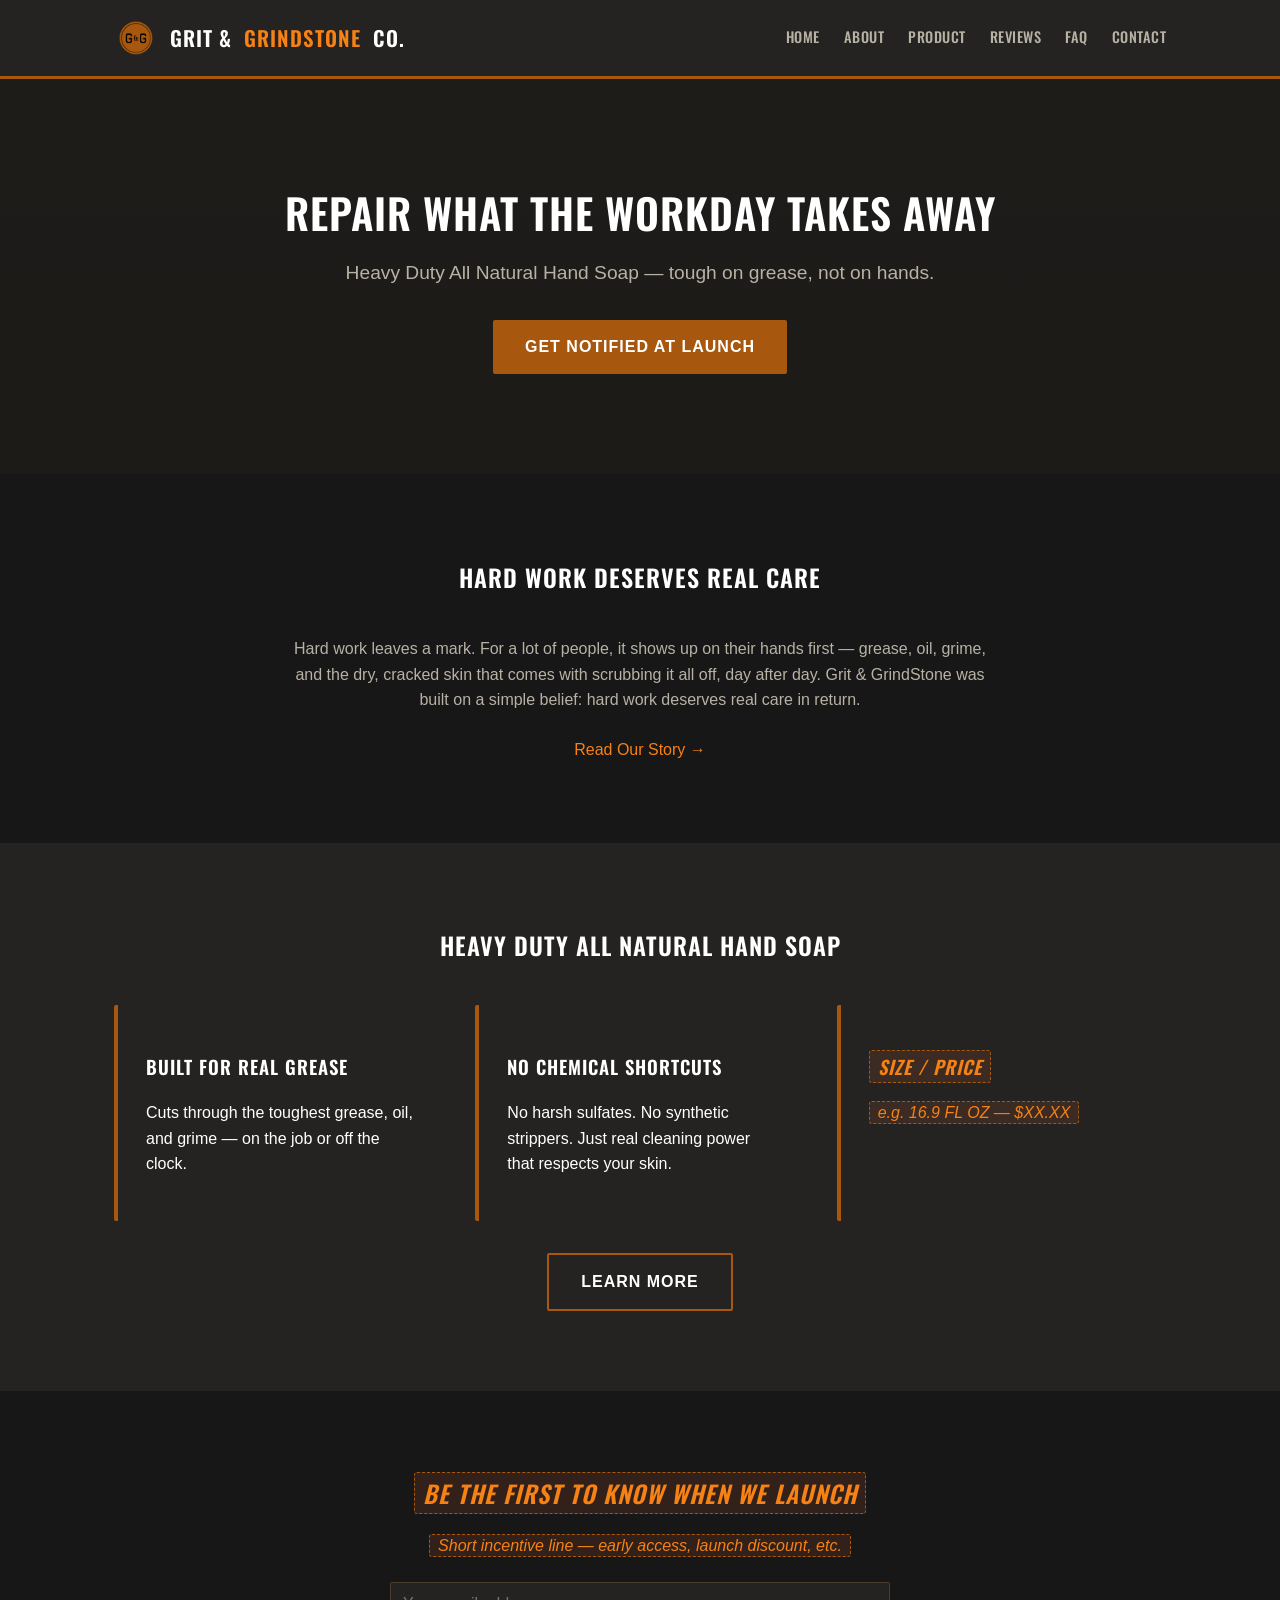
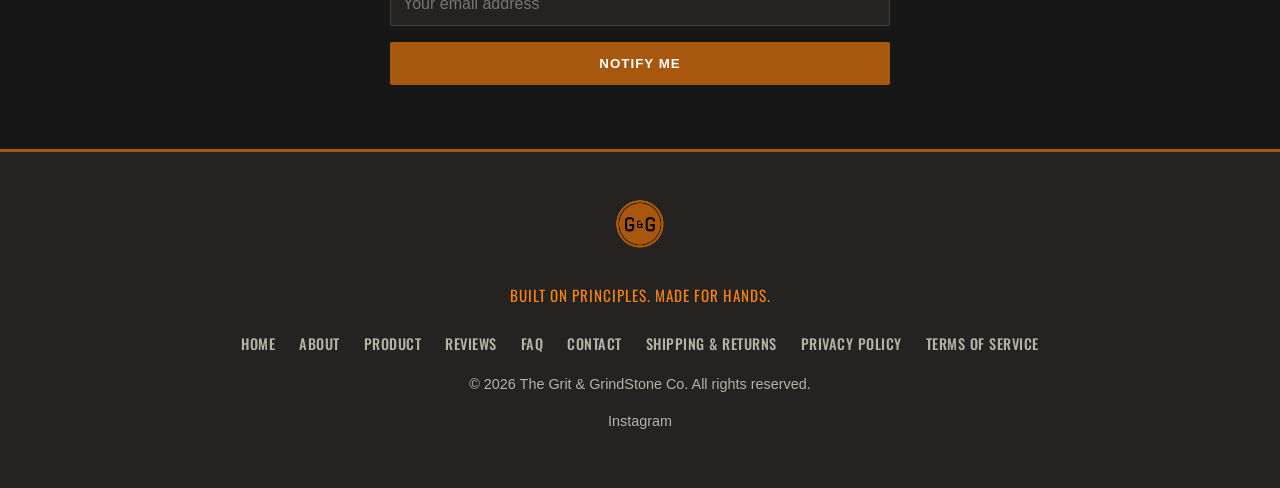
<file: index.html>
<!DOCTYPE html>
<html lang="en">
<head>
<meta charset="UTF-8">
<meta name="viewport" content="width=device-width, initial-scale=1.0">
<title>Grit & GrindStone Co. | Heavy Duty All Natural Hand Soap</title>
<meta name="description" content="Heavy Duty All Natural Hand Soap — tough on grease, not on hands.">
<link rel="stylesheet" href="css/style.css">
</head>
<body>

<header>
  <div class="nav-wrap">
    <a href="index.html" class="logo">
      <img src="assets/logo-badge.png" alt="Grit &amp; GrindStone Co. badge" class="logo-badge">
      Grit &amp; <span class="accent">GrindStone</span> Co.
    </a>
    <button class="nav-toggle" onclick="document.getElementById('site-nav').classList.toggle('open')" aria-label="Toggle navigation">&#9776;</button>
    <nav id="site-nav">
      <ul>
        <li><a href="index.html">Home</a></li>
        <li><a href="about.html">About</a></li>
        <li><a href="product.html">Product</a></li>
        <li><a href="reviews.html">Reviews</a></li>
        <li><a href="faq.html">FAQ</a></li>
        <li><a href="contact.html">Contact</a></li>
      </ul>
    </nav>
  </div>
</header>

<section class="hero">
  <h1>Repair What the Workday Takes Away</h1>
  <p>Heavy Duty All Natural Hand Soap — tough on grease, not on hands.</p>
  <a href="contact.html" class="btn">Get Notified at Launch</a>
</section>

<section>
  <div class="container">
    <div class="section-title">
      <h2>Hard Work Deserves Real Care</h2>
    </div>
    <p style="max-width:700px;margin:0 auto;text-align:center;color:var(--gray-text);">
      Hard work leaves a mark. For a lot of people, it shows up on their hands first — grease, oil, grime, and the dry, cracked skin that comes with scrubbing it all off, day after day. Grit & GrindStone was built on a simple belief: hard work deserves real care in return.
    </p>
    <p style="text-align:center;margin-top:24px;"><a href="about.html">Read Our Story &rarr;</a></p>
  </div>
</section>

<section class="alt">
  <div class="container">
    <div class="section-title">
      <h2>Heavy Duty All Natural Hand Soap</h2>
    </div>
    <div class="grid">
      <div class="card">
        <h3>Built for Real Grease</h3>
        <p>Cuts through the toughest grease, oil, and grime — on the job or off the clock.</p>
      </div>
      <div class="card">
        <h3>No Chemical Shortcuts</h3>
        <p>No harsh sulfates. No synthetic strippers. Just real cleaning power that respects your skin.</p>
      </div>
      <div class="card">
        <h3><span class="placeholder">Size / Price</span></h3>
        <p><span class="placeholder">e.g. 16.9 FL OZ — $XX.XX</span></p>
      </div>
    </div>
    <p style="text-align:center;margin-top:32px;"><a href="product.html" class="btn btn-outline">Learn More</a></p>
  </div>
</section>

<section>
  <div class="container" style="text-align:center;">
    <h2><span class="placeholder">Be the First to Know When We Launch</span></h2>
    <p style="color:var(--gray-text);max-width:500px;margin:0 auto 24px;"><span class="placeholder">Short incentive line — early access, launch discount, etc.</span></p>
    <form name="launch-notify" method="POST" data-netlify="true" action="/thank-you.html" style="margin:0 auto;">
      <input type="hidden" name="form-name" value="launch-notify">
      <input type="email" name="email" placeholder="Your email address" required>
      <button type="submit" class="btn">Notify Me</button>
    </form>
  </div>
</section>

<footer>
  <img src="assets/logo-badge.png" alt="Grit &amp; GrindStone Co. badge" class="footer-badge">
  <p class="footer-tagline">Built on Principles. Made for Hands.</p>
  <nav>
    <ul>
      <li><a href="index.html">Home</a></li>
      <li><a href="about.html">About</a></li>
      <li><a href="product.html">Product</a></li>
      <li><a href="reviews.html">Reviews</a></li>
      <li><a href="faq.html">FAQ</a></li>
      <li><a href="contact.html">Contact</a></li>
      <li><a href="shipping-returns.html">Shipping &amp; Returns</a></li>
      <li><a href="privacy.html">Privacy Policy</a></li>
      <li><a href="terms.html">Terms of Service</a></li>
    </ul>
  </nav>
  <p>&copy; 2026 The Grit &amp; GrindStone Co. All rights reserved.</p>
  <p><a href="https://instagram.com/thegritandgrindstoneco" target="_blank" rel="noopener">Instagram</a></p>
</footer>

</body>
</html>
</file>
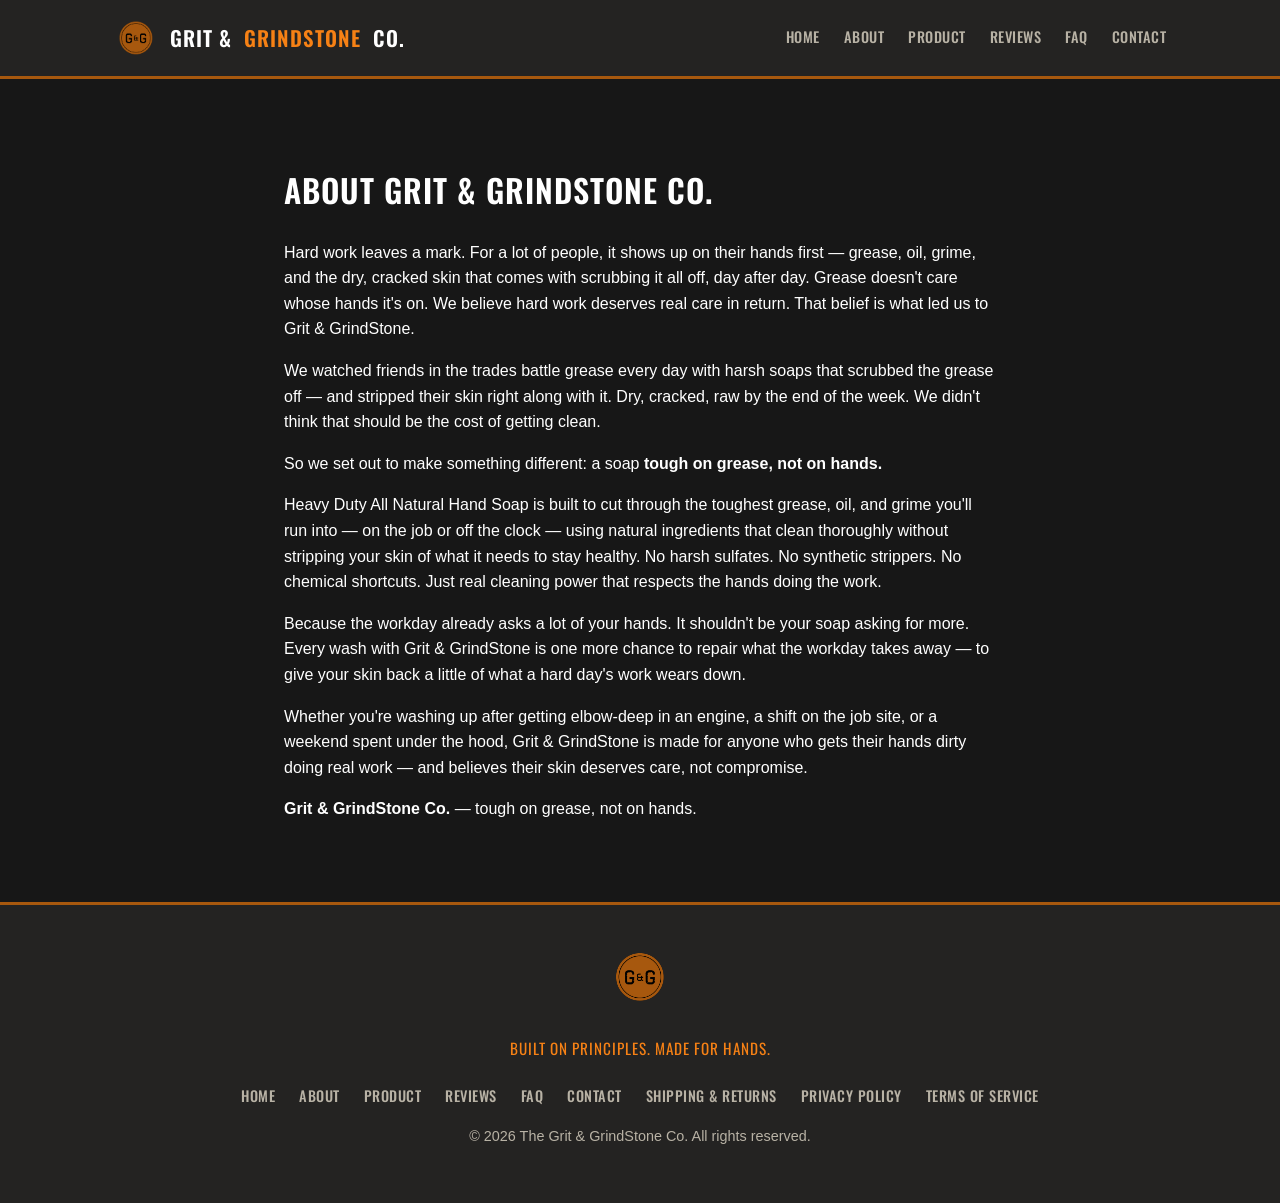
<file: about.html>
<!DOCTYPE html>
<html lang="en">
<head>
<meta charset="UTF-8">
<meta name="viewport" content="width=device-width, initial-scale=1.0">
<title>About | Grit & GrindStone Co.</title>
<link rel="stylesheet" href="css/style.css">
</head>
<body>

<header>
  <div class="nav-wrap">
    <a href="index.html" class="logo">
      <img src="assets/logo-badge.png" alt="Grit &amp; GrindStone Co. badge" class="logo-badge">
      Grit &amp; <span class="accent">GrindStone</span> Co.
    </a>
    <button class="nav-toggle" onclick="document.getElementById('site-nav').classList.toggle('open')" aria-label="Toggle navigation">&#9776;</button>
    <nav id="site-nav">
      <ul>
        <li><a href="index.html">Home</a></li>
        <li><a href="about.html">About</a></li>
        <li><a href="product.html">Product</a></li>
        <li><a href="reviews.html">Reviews</a></li>
        <li><a href="faq.html">FAQ</a></li>
        <li><a href="contact.html">Contact</a></li>
      </ul>
    </nav>
  </div>
</header>

<div class="page-content">
  <h1>About Grit &amp; GrindStone Co.</h1>

  <p>Hard work leaves a mark. For a lot of people, it shows up on their hands first — grease, oil, grime, and the dry, cracked skin that comes with scrubbing it all off, day after day. Grease doesn't care whose hands it's on. We believe hard work deserves real care in return. That belief is what led us to Grit &amp; GrindStone.</p>

  <p>We watched friends in the trades battle grease every day with harsh soaps that scrubbed the grease off — and stripped their skin right along with it. Dry, cracked, raw by the end of the week. We didn't think that should be the cost of getting clean.</p>

  <p>So we set out to make something different: a soap <strong>tough on grease, not on hands.</strong></p>

  <p>Heavy Duty All Natural Hand Soap is built to cut through the toughest grease, oil, and grime you'll run into — on the job or off the clock — using natural ingredients that clean thoroughly without stripping your skin of what it needs to stay healthy. No harsh sulfates. No synthetic strippers. No chemical shortcuts. Just real cleaning power that respects the hands doing the work.</p>

  <p>Because the workday already asks a lot of your hands. It shouldn't be your soap asking for more. Every wash with Grit &amp; GrindStone is one more chance to repair what the workday takes away — to give your skin back a little of what a hard day's work wears down.</p>

  <p>Whether you're washing up after getting elbow-deep in an engine, a shift on the job site, or a weekend spent under the hood, Grit &amp; GrindStone is made for anyone who gets their hands dirty doing real work — and believes their skin deserves care, not compromise.</p>

  <p><strong>Grit &amp; GrindStone Co.</strong> — tough on grease, not on hands.</p>
</div>

<footer>
  <img src="assets/logo-badge.png" alt="Grit &amp; GrindStone Co. badge" class="footer-badge">
  <p class="footer-tagline">Built on Principles. Made for Hands.</p>
  <nav>
    <ul>
      <li><a href="index.html">Home</a></li>
      <li><a href="about.html">About</a></li>
      <li><a href="product.html">Product</a></li>
      <li><a href="reviews.html">Reviews</a></li>
      <li><a href="faq.html">FAQ</a></li>
      <li><a href="contact.html">Contact</a></li>
      <li><a href="shipping-returns.html">Shipping &amp; Returns</a></li>
      <li><a href="privacy.html">Privacy Policy</a></li>
      <li><a href="terms.html">Terms of Service</a></li>
    </ul>
  </nav>
  <p>&copy; 2026 The Grit &amp; GrindStone Co. All rights reserved.</p>
</footer>

</body>
</html>
</file>
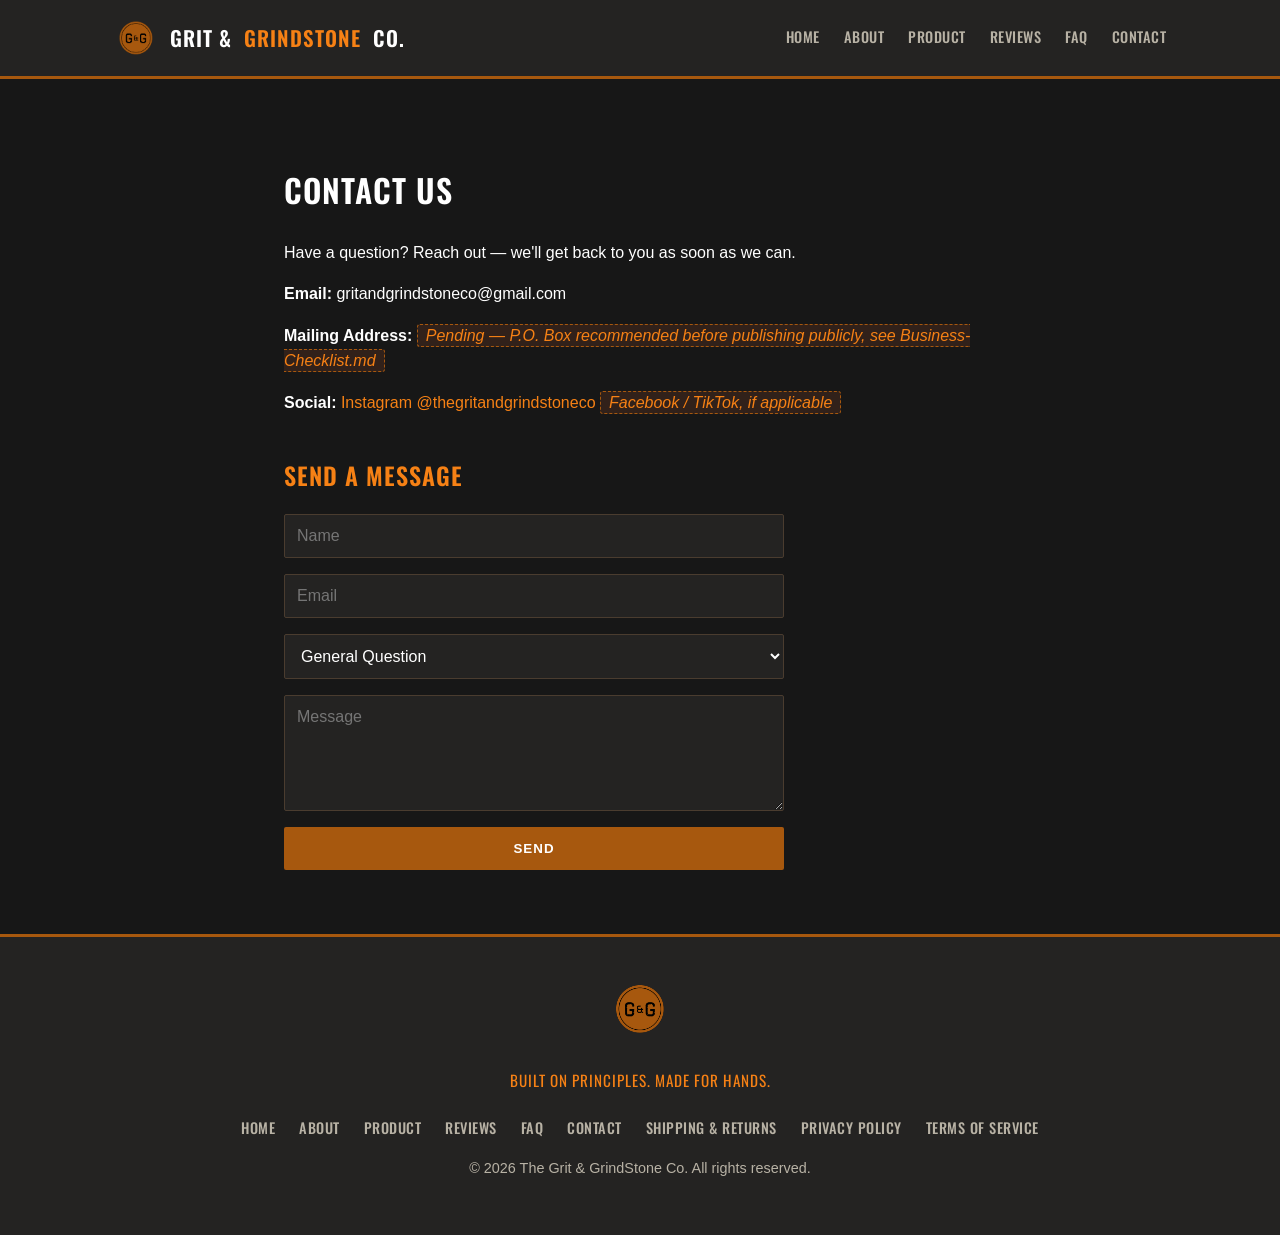
<file: contact.html>
<!DOCTYPE html>
<html lang="en">
<head>
<meta charset="UTF-8">
<meta name="viewport" content="width=device-width, initial-scale=1.0">
<title>Contact | Grit & GrindStone Co.</title>
<link rel="stylesheet" href="css/style.css">
</head>
<body>

<header>
  <div class="nav-wrap">
    <a href="index.html" class="logo">
      <img src="assets/logo-badge.png" alt="Grit &amp; GrindStone Co. badge" class="logo-badge">
      Grit &amp; <span class="accent">GrindStone</span> Co.
    </a>
    <button class="nav-toggle" onclick="document.getElementById('site-nav').classList.toggle('open')" aria-label="Toggle navigation">&#9776;</button>
    <nav id="site-nav">
      <ul>
        <li><a href="index.html">Home</a></li>
        <li><a href="about.html">About</a></li>
        <li><a href="product.html">Product</a></li>
        <li><a href="reviews.html">Reviews</a></li>
        <li><a href="faq.html">FAQ</a></li>
        <li><a href="contact.html">Contact</a></li>
      </ul>
    </nav>
  </div>
</header>

<div class="page-content">
  <h1>Contact Us</h1>
  <p>Have a question? Reach out — we'll get back to you as soon as we can.</p>

  <p><strong>Email:</strong> gritandgrindstoneco@gmail.com</p>
  <p><strong>Mailing Address:</strong> <span class="placeholder">Pending — P.O. Box recommended before publishing publicly, see Business-Checklist.md</span></p>
  <p><strong>Social:</strong> <a href="https://instagram.com/thegritandgrindstoneco" target="_blank" rel="noopener">Instagram @thegritandgrindstoneco</a> <span class="placeholder">Facebook / TikTok, if applicable</span></p>

  <h2>Send a Message</h2>
  <form name="contact" method="POST" data-netlify="true" action="/thank-you.html">
    <input type="hidden" name="form-name" value="contact">
    <input type="text" name="name" placeholder="Name" required>
    <input type="email" name="email" placeholder="Email" required>
    <select name="topic">
      <option>General Question</option>
      <option>Launch Notification</option>
      <option>Wholesale Inquiry</option>
      <option>Order Issue</option>
      <option>Other</option>
    </select>
    <textarea rows="5" name="message" placeholder="Message" required></textarea>
    <button type="submit" class="btn">Send</button>
  </form>
</div>

<footer>
  <img src="assets/logo-badge.png" alt="Grit &amp; GrindStone Co. badge" class="footer-badge">
  <p class="footer-tagline">Built on Principles. Made for Hands.</p>
  <nav>
    <ul>
      <li><a href="index.html">Home</a></li>
      <li><a href="about.html">About</a></li>
      <li><a href="product.html">Product</a></li>
      <li><a href="reviews.html">Reviews</a></li>
      <li><a href="faq.html">FAQ</a></li>
      <li><a href="contact.html">Contact</a></li>
      <li><a href="shipping-returns.html">Shipping &amp; Returns</a></li>
      <li><a href="privacy.html">Privacy Policy</a></li>
      <li><a href="terms.html">Terms of Service</a></li>
    </ul>
  </nav>
  <p>&copy; 2026 The Grit &amp; GrindStone Co. All rights reserved.</p>
</footer>

</body>
</html>
</file>
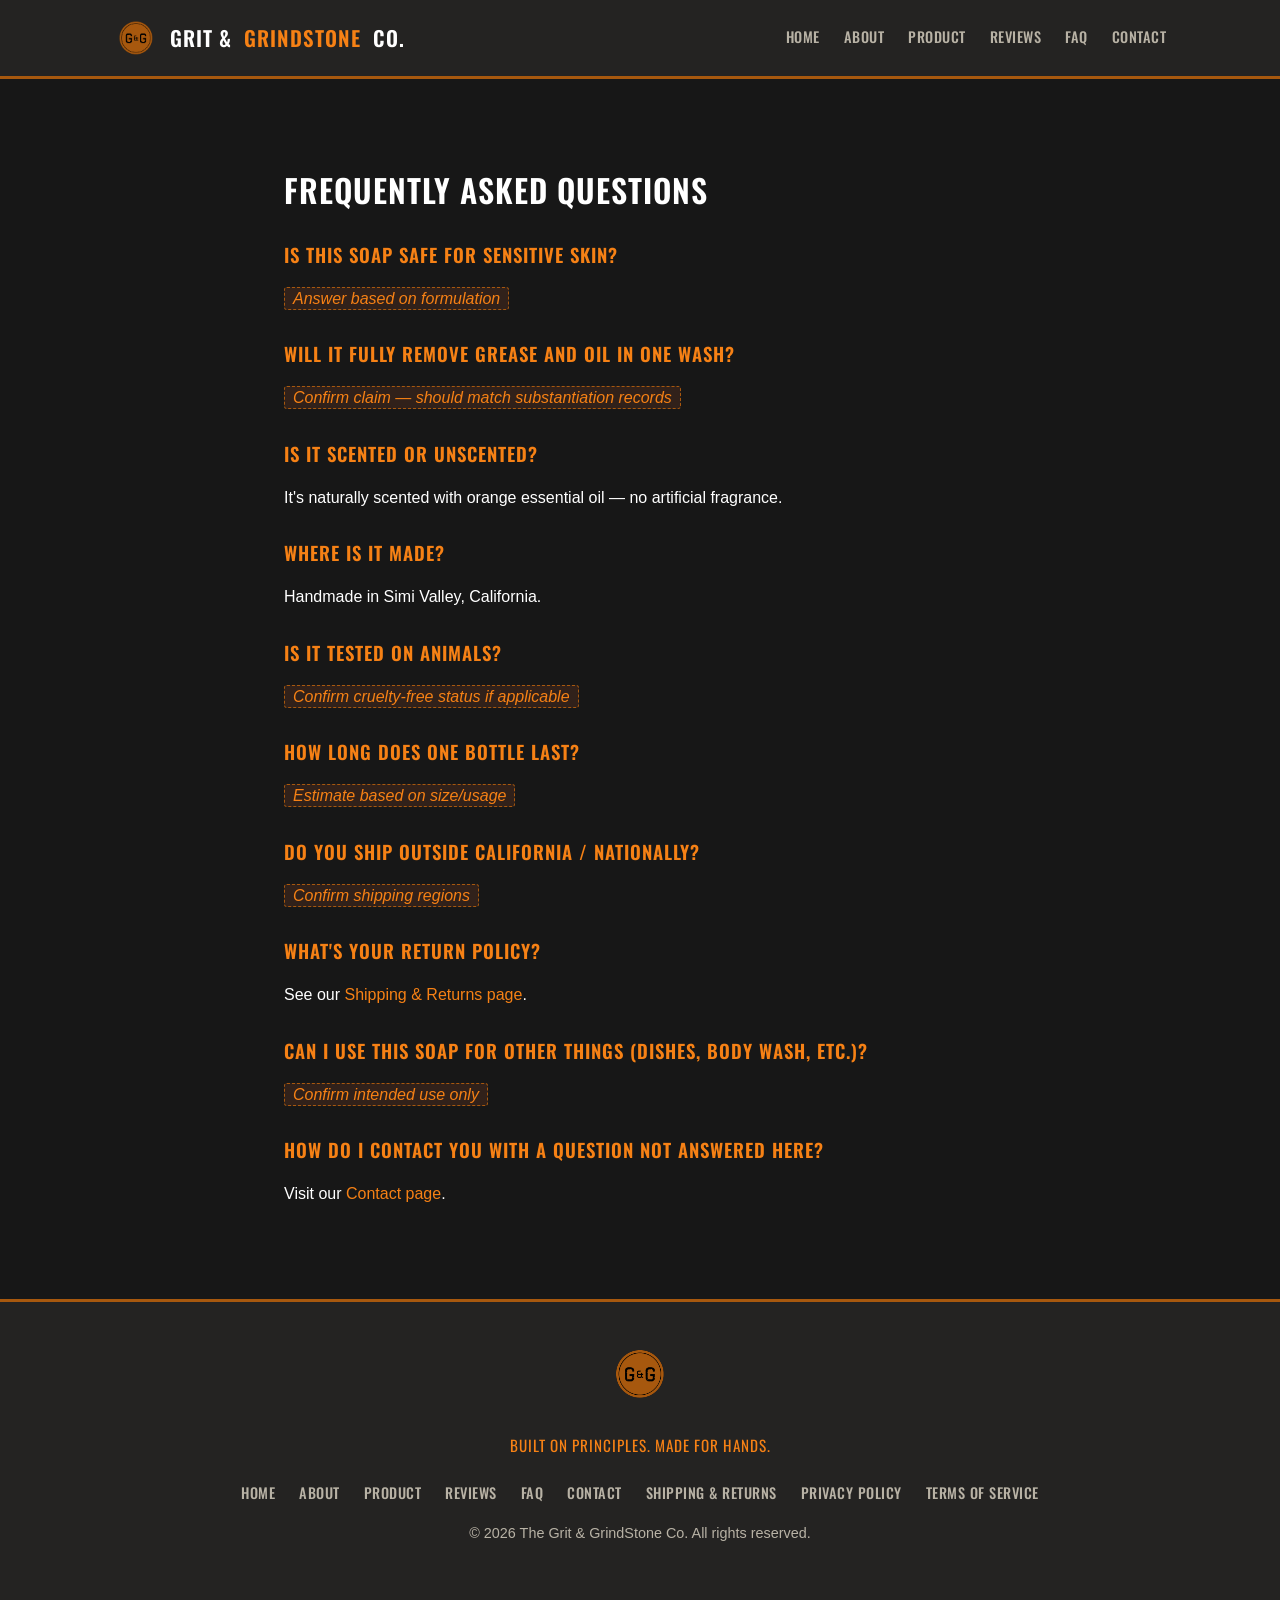
<file: faq.html>
<!DOCTYPE html>
<html lang="en">
<head>
<meta charset="UTF-8">
<meta name="viewport" content="width=device-width, initial-scale=1.0">
<title>FAQ | Grit & GrindStone Co.</title>
<link rel="stylesheet" href="css/style.css">
</head>
<body>

<header>
  <div class="nav-wrap">
    <a href="index.html" class="logo">
      <img src="assets/logo-badge.png" alt="Grit &amp; GrindStone Co. badge" class="logo-badge">
      Grit &amp; <span class="accent">GrindStone</span> Co.
    </a>
    <button class="nav-toggle" onclick="document.getElementById('site-nav').classList.toggle('open')" aria-label="Toggle navigation">&#9776;</button>
    <nav id="site-nav">
      <ul>
        <li><a href="index.html">Home</a></li>
        <li><a href="about.html">About</a></li>
        <li><a href="product.html">Product</a></li>
        <li><a href="reviews.html">Reviews</a></li>
        <li><a href="faq.html">FAQ</a></li>
        <li><a href="contact.html">Contact</a></li>
      </ul>
    </nav>
  </div>
</header>

<div class="page-content">
  <h1>Frequently Asked Questions</h1>

  <div class="faq-item">
    <h3>Is this soap safe for sensitive skin?</h3>
    <p><span class="placeholder">Answer based on formulation</span></p>
  </div>
  <div class="faq-item">
    <h3>Will it fully remove grease and oil in one wash?</h3>
    <p><span class="placeholder">Confirm claim — should match substantiation records</span></p>
  </div>
  <div class="faq-item">
    <h3>Is it scented or unscented?</h3>
    <p>It's naturally scented with orange essential oil — no artificial fragrance.</p>
  </div>
  <div class="faq-item">
    <h3>Where is it made?</h3>
    <p>Handmade in Simi Valley, California.</p>
  </div>
  <div class="faq-item">
    <h3>Is it tested on animals?</h3>
    <p><span class="placeholder">Confirm cruelty-free status if applicable</span></p>
  </div>
  <div class="faq-item">
    <h3>How long does one bottle last?</h3>
    <p><span class="placeholder">Estimate based on size/usage</span></p>
  </div>
  <div class="faq-item">
    <h3>Do you ship outside California / nationally?</h3>
    <p><span class="placeholder">Confirm shipping regions</span></p>
  </div>
  <div class="faq-item">
    <h3>What's your return policy?</h3>
    <p>See our <a href="shipping-returns.html">Shipping &amp; Returns page</a>.</p>
  </div>
  <div class="faq-item">
    <h3>Can I use this soap for other things (dishes, body wash, etc.)?</h3>
    <p><span class="placeholder">Confirm intended use only</span></p>
  </div>
  <div class="faq-item">
    <h3>How do I contact you with a question not answered here?</h3>
    <p>Visit our <a href="contact.html">Contact page</a>.</p>
  </div>
</div>

<footer>
  <img src="assets/logo-badge.png" alt="Grit &amp; GrindStone Co. badge" class="footer-badge">
  <p class="footer-tagline">Built on Principles. Made for Hands.</p>
  <nav>
    <ul>
      <li><a href="index.html">Home</a></li>
      <li><a href="about.html">About</a></li>
      <li><a href="product.html">Product</a></li>
      <li><a href="reviews.html">Reviews</a></li>
      <li><a href="faq.html">FAQ</a></li>
      <li><a href="contact.html">Contact</a></li>
      <li><a href="shipping-returns.html">Shipping &amp; Returns</a></li>
      <li><a href="privacy.html">Privacy Policy</a></li>
      <li><a href="terms.html">Terms of Service</a></li>
    </ul>
  </nav>
  <p>&copy; 2026 The Grit &amp; GrindStone Co. All rights reserved.</p>
</footer>

</body>
</html>
</file>
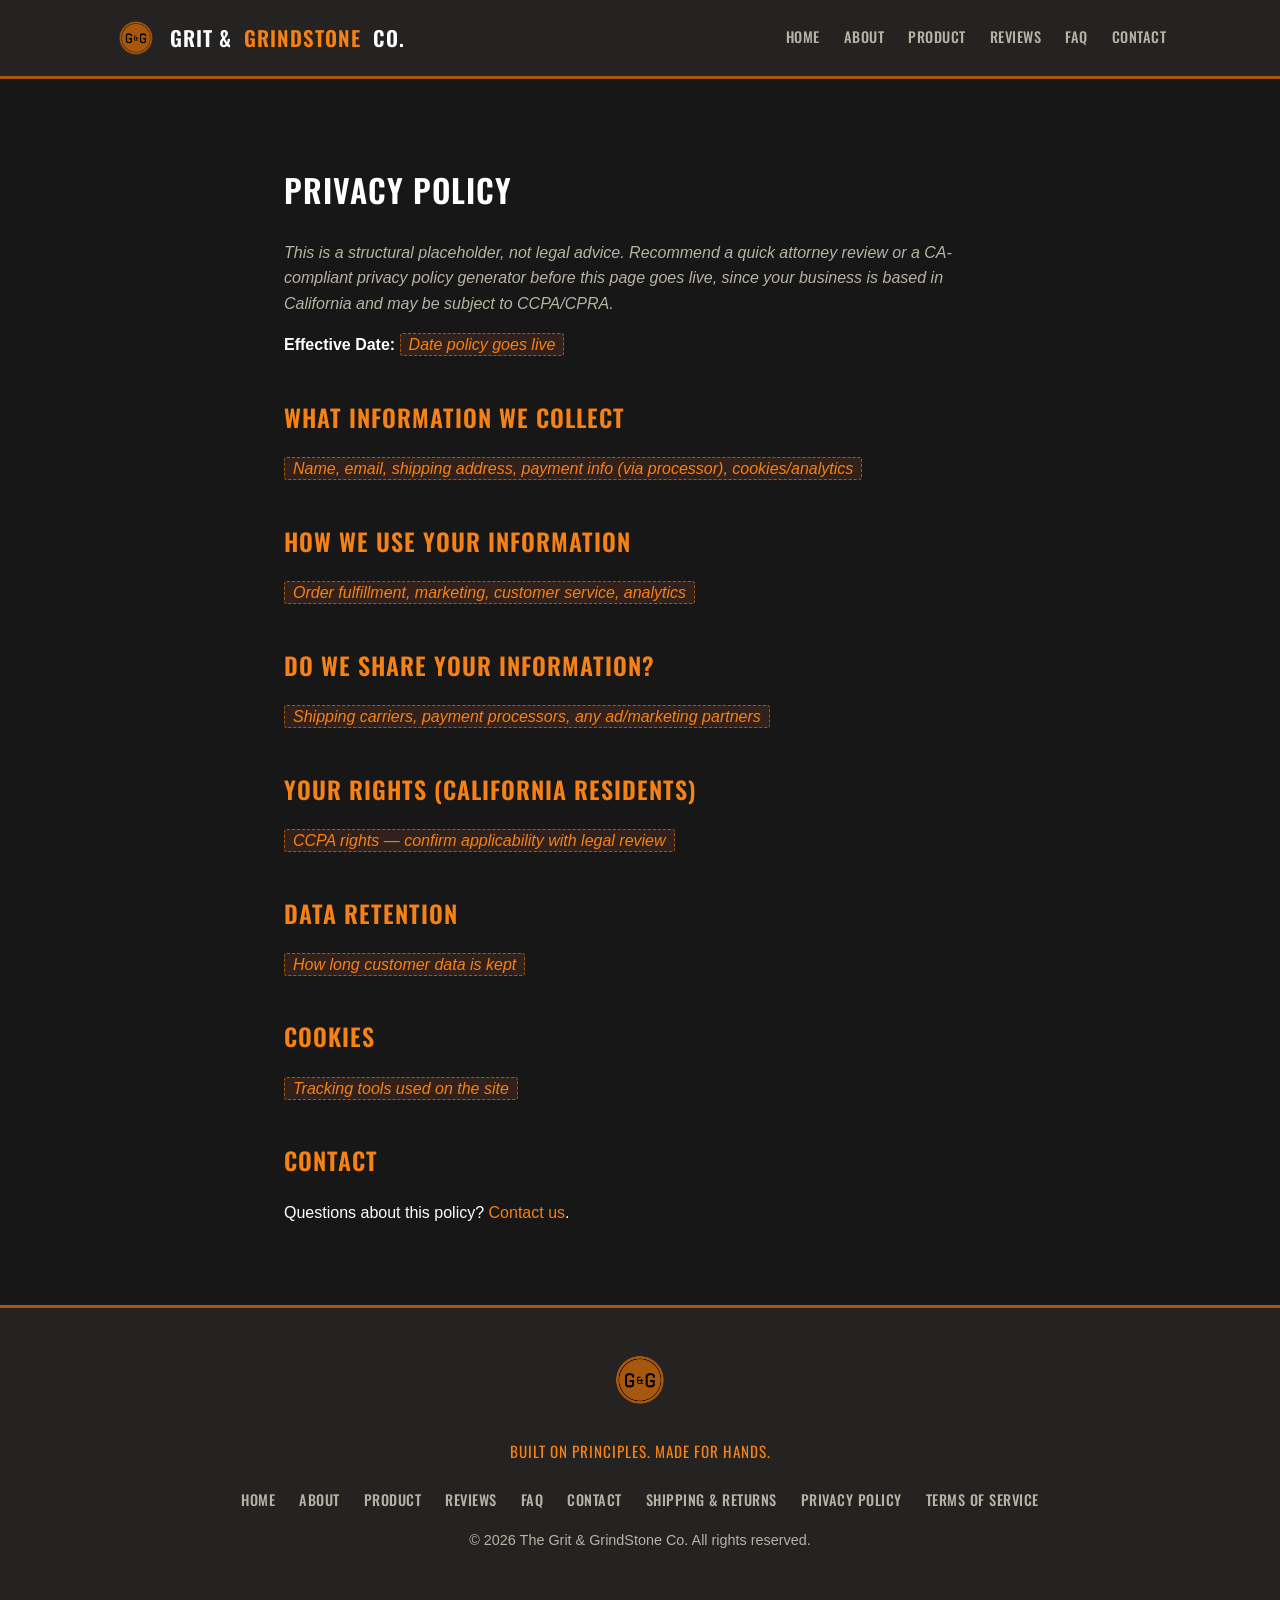
<file: privacy.html>
<!DOCTYPE html>
<html lang="en">
<head>
<meta charset="UTF-8">
<meta name="viewport" content="width=device-width, initial-scale=1.0">
<title>Privacy Policy | Grit & GrindStone Co.</title>
<link rel="stylesheet" href="css/style.css">
</head>
<body>

<header>
  <div class="nav-wrap">
    <a href="index.html" class="logo">
      <img src="assets/logo-badge.png" alt="Grit &amp; GrindStone Co. badge" class="logo-badge">
      Grit &amp; <span class="accent">GrindStone</span> Co.
    </a>
    <button class="nav-toggle" onclick="document.getElementById('site-nav').classList.toggle('open')" aria-label="Toggle navigation">&#9776;</button>
    <nav id="site-nav">
      <ul>
        <li><a href="index.html">Home</a></li>
        <li><a href="about.html">About</a></li>
        <li><a href="product.html">Product</a></li>
        <li><a href="reviews.html">Reviews</a></li>
        <li><a href="faq.html">FAQ</a></li>
        <li><a href="contact.html">Contact</a></li>
      </ul>
    </nav>
  </div>
</header>

<div class="page-content">
  <h1>Privacy Policy</h1>
  <p style="color:var(--gray-text);font-style:italic;">This is a structural placeholder, not legal advice. Recommend a quick attorney review or a CA-compliant privacy policy generator before this page goes live, since your business is based in California and may be subject to CCPA/CPRA.</p>

  <p><strong>Effective Date:</strong> <span class="placeholder">Date policy goes live</span></p>

  <h2>What Information We Collect</h2>
  <p><span class="placeholder">Name, email, shipping address, payment info (via processor), cookies/analytics</span></p>

  <h2>How We Use Your Information</h2>
  <p><span class="placeholder">Order fulfillment, marketing, customer service, analytics</span></p>

  <h2>Do We Share Your Information?</h2>
  <p><span class="placeholder">Shipping carriers, payment processors, any ad/marketing partners</span></p>

  <h2>Your Rights (California Residents)</h2>
  <p><span class="placeholder">CCPA rights — confirm applicability with legal review</span></p>

  <h2>Data Retention</h2>
  <p><span class="placeholder">How long customer data is kept</span></p>

  <h2>Cookies</h2>
  <p><span class="placeholder">Tracking tools used on the site</span></p>

  <h2>Contact</h2>
  <p>Questions about this policy? <a href="contact.html">Contact us</a>.</p>
</div>

<footer>
  <img src="assets/logo-badge.png" alt="Grit &amp; GrindStone Co. badge" class="footer-badge">
  <p class="footer-tagline">Built on Principles. Made for Hands.</p>
  <nav>
    <ul>
      <li><a href="index.html">Home</a></li>
      <li><a href="about.html">About</a></li>
      <li><a href="product.html">Product</a></li>
      <li><a href="reviews.html">Reviews</a></li>
      <li><a href="faq.html">FAQ</a></li>
      <li><a href="contact.html">Contact</a></li>
      <li><a href="shipping-returns.html">Shipping &amp; Returns</a></li>
      <li><a href="privacy.html">Privacy Policy</a></li>
      <li><a href="terms.html">Terms of Service</a></li>
    </ul>
  </nav>
  <p>&copy; 2026 The Grit &amp; GrindStone Co. All rights reserved.</p>
</footer>

</body>
</html>
</file>
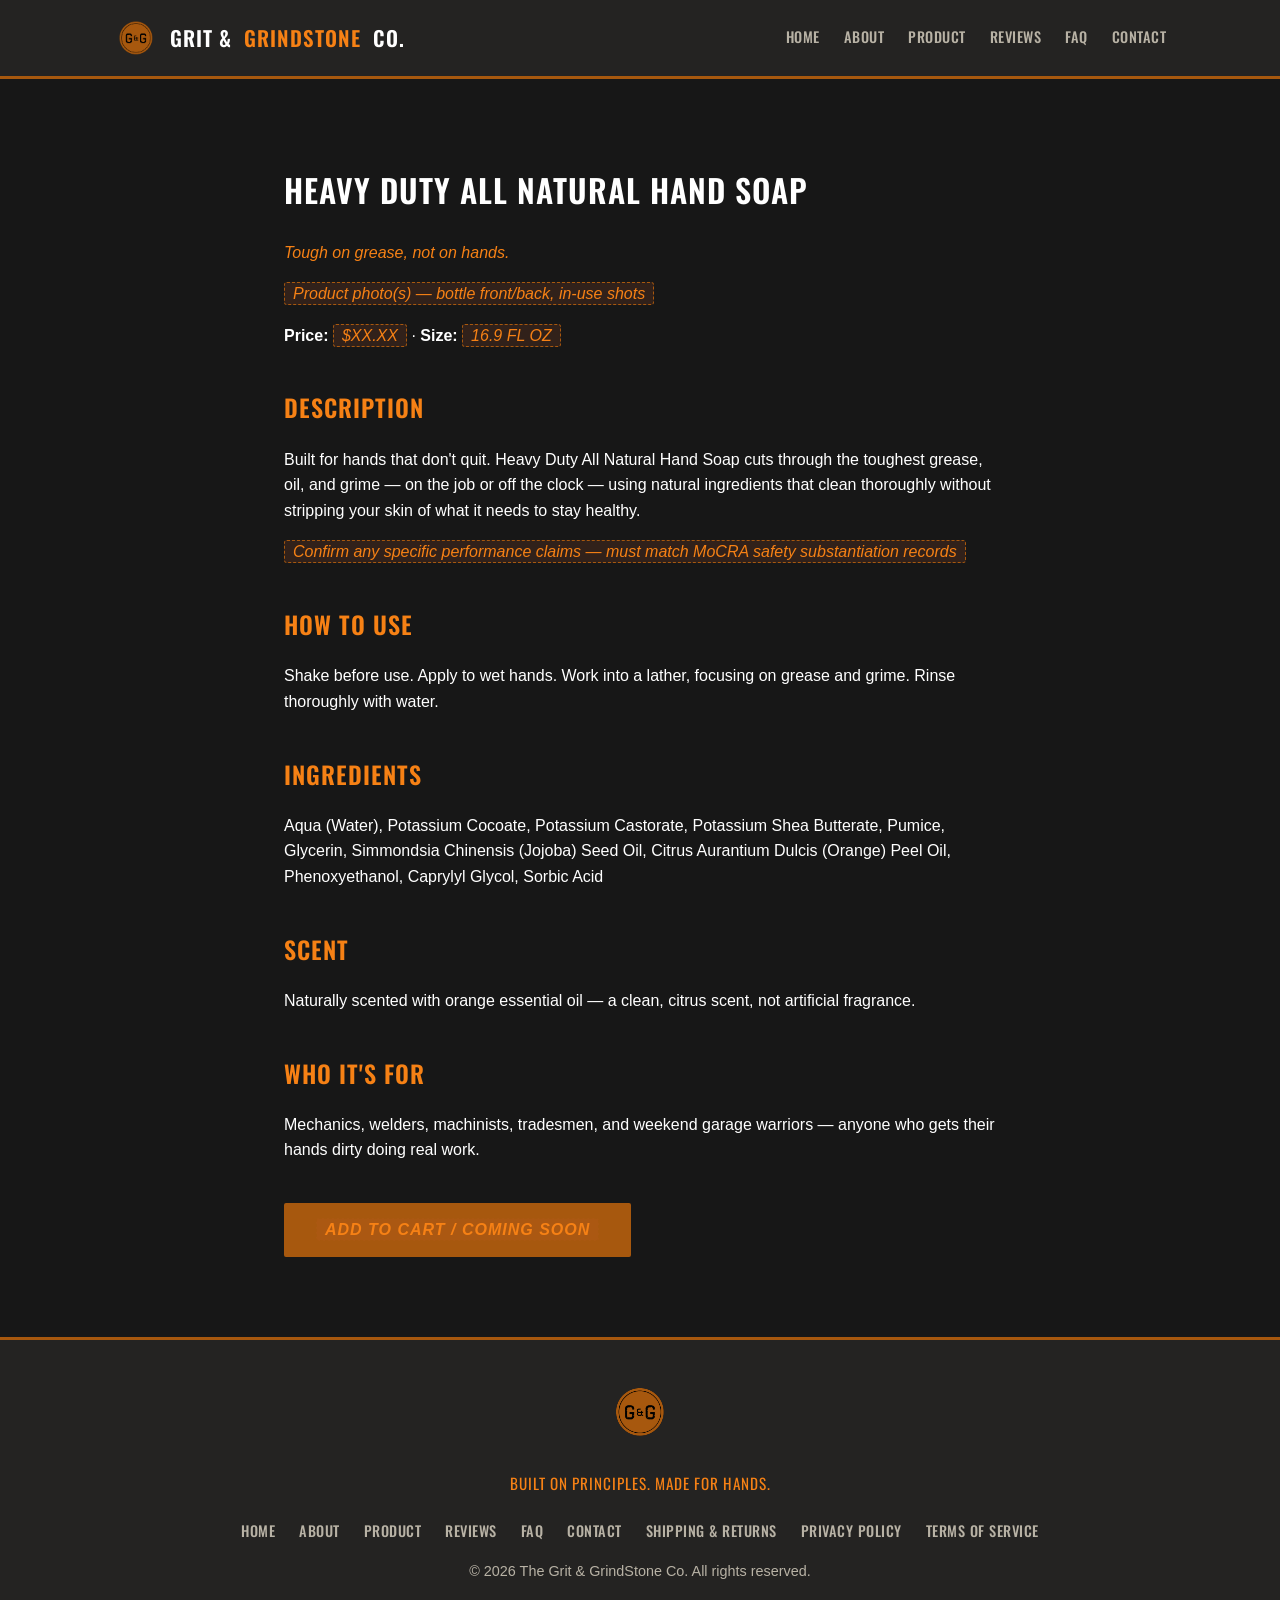
<file: product.html>
<!DOCTYPE html>
<html lang="en">
<head>
<meta charset="UTF-8">
<meta name="viewport" content="width=device-width, initial-scale=1.0">
<title>Heavy Duty All Natural Hand Soap | Grit & GrindStone Co.</title>
<link rel="stylesheet" href="css/style.css">
</head>
<body>

<header>
  <div class="nav-wrap">
    <a href="index.html" class="logo">
      <img src="assets/logo-badge.png" alt="Grit &amp; GrindStone Co. badge" class="logo-badge">
      Grit &amp; <span class="accent">GrindStone</span> Co.
    </a>
    <button class="nav-toggle" onclick="document.getElementById('site-nav').classList.toggle('open')" aria-label="Toggle navigation">&#9776;</button>
    <nav id="site-nav">
      <ul>
        <li><a href="index.html">Home</a></li>
        <li><a href="about.html">About</a></li>
        <li><a href="product.html">Product</a></li>
        <li><a href="reviews.html">Reviews</a></li>
        <li><a href="faq.html">FAQ</a></li>
        <li><a href="contact.html">Contact</a></li>
      </ul>
    </nav>
  </div>
</header>

<div class="page-content">
  <h1>Heavy Duty All Natural Hand Soap</h1>
  <p style="font-style:italic;color:var(--rust-light);">Tough on grease, not on hands.</p>

  <p><span class="placeholder">Product photo(s) — bottle front/back, in-use shots</span></p>

  <p><strong>Price:</strong> <span class="placeholder">$XX.XX</span> &middot; <strong>Size:</strong> <span class="placeholder">16.9 FL OZ</span></p>

  <h2>Description</h2>
  <p>Built for hands that don't quit. Heavy Duty All Natural Hand Soap cuts through the toughest grease, oil, and grime — on the job or off the clock — using natural ingredients that clean thoroughly without stripping your skin of what it needs to stay healthy.</p>
  <p><span class="placeholder">Confirm any specific performance claims — must match MoCRA safety substantiation records</span></p>

  <h2>How to Use</h2>
  <p>Shake before use. Apply to wet hands. Work into a lather, focusing on grease and grime. Rinse thoroughly with water.</p>

  <h2>Ingredients</h2>
  <p>Aqua (Water), Potassium Cocoate, Potassium Castorate, Potassium Shea Butterate, Pumice, Glycerin, Simmondsia Chinensis (Jojoba) Seed Oil, Citrus Aurantium Dulcis (Orange) Peel Oil, Phenoxyethanol, Caprylyl Glycol, Sorbic Acid</p>

  <h2>Scent</h2>
  <p>Naturally scented with orange essential oil — a clean, citrus scent, not artificial fragrance.</p>

  <h2>Who It's For</h2>
  <p>Mechanics, welders, machinists, tradesmen, and weekend garage warriors — anyone who gets their hands dirty doing real work.</p>

  <p style="margin-top:40px;"><a href="#" class="btn"><span class="placeholder">Add to Cart / Coming Soon</span></a></p>
</div>

<footer>
  <img src="assets/logo-badge.png" alt="Grit &amp; GrindStone Co. badge" class="footer-badge">
  <p class="footer-tagline">Built on Principles. Made for Hands.</p>
  <nav>
    <ul>
      <li><a href="index.html">Home</a></li>
      <li><a href="about.html">About</a></li>
      <li><a href="product.html">Product</a></li>
      <li><a href="reviews.html">Reviews</a></li>
      <li><a href="faq.html">FAQ</a></li>
      <li><a href="contact.html">Contact</a></li>
      <li><a href="shipping-returns.html">Shipping &amp; Returns</a></li>
      <li><a href="privacy.html">Privacy Policy</a></li>
      <li><a href="terms.html">Terms of Service</a></li>
    </ul>
  </nav>
  <p>&copy; 2026 The Grit &amp; GrindStone Co. All rights reserved.</p>
</footer>

</body>
</html>
</file>
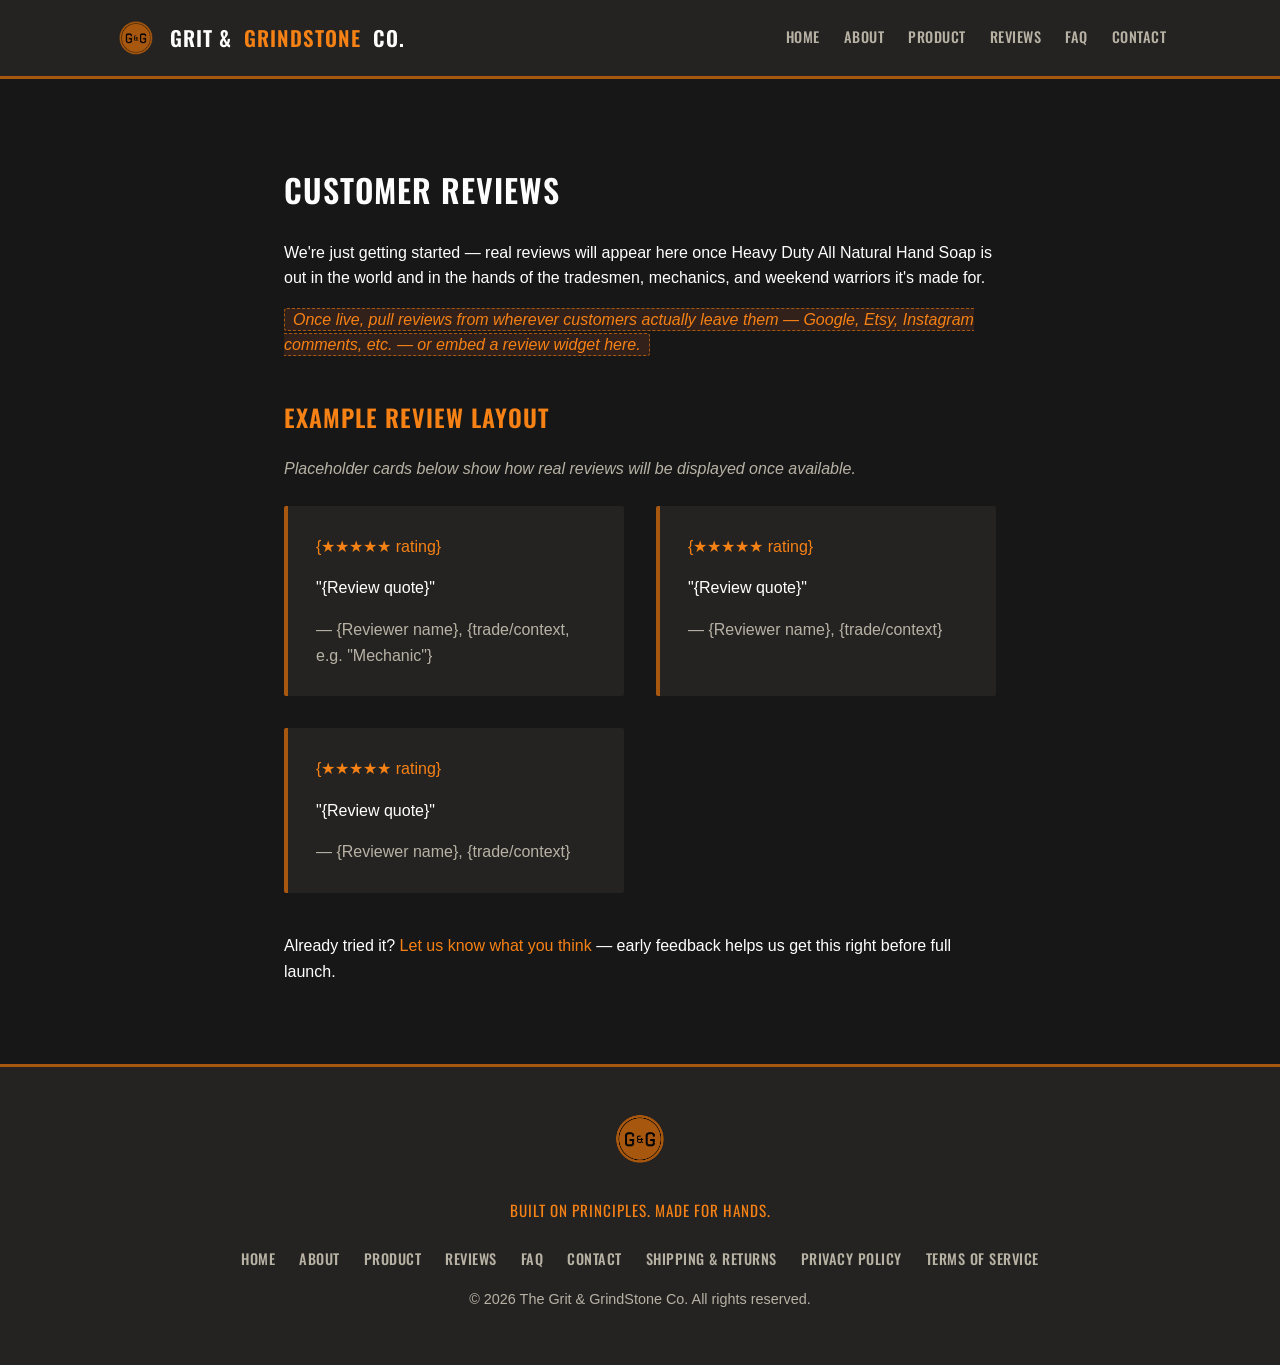
<file: reviews.html>
<!DOCTYPE html>
<html lang="en">
<head>
<meta charset="UTF-8">
<meta name="viewport" content="width=device-width, initial-scale=1.0">
<title>Reviews | Grit & GrindStone Co.</title>
<link rel="stylesheet" href="css/style.css">
</head>
<body>

<header>
  <div class="nav-wrap">
    <a href="index.html" class="logo">
      <img src="assets/logo-badge.png" alt="Grit &amp; GrindStone Co. badge" class="logo-badge">
      Grit &amp; <span class="accent">GrindStone</span> Co.
    </a>
    <button class="nav-toggle" onclick="document.getElementById('site-nav').classList.toggle('open')" aria-label="Toggle navigation">&#9776;</button>
    <nav id="site-nav">
      <ul>
        <li><a href="index.html">Home</a></li>
        <li><a href="about.html">About</a></li>
        <li><a href="product.html">Product</a></li>
        <li><a href="reviews.html">Reviews</a></li>
        <li><a href="faq.html">FAQ</a></li>
        <li><a href="contact.html">Contact</a></li>
      </ul>
    </nav>
  </div>
</header>

<div class="page-content">
  <h1>Customer Reviews</h1>
  <p>We're just getting started — real reviews will appear here once Heavy Duty All Natural Hand Soap is out in the world and in the hands of the tradesmen, mechanics, and weekend warriors it's made for.</p>

  <p><span class="placeholder">Once live, pull reviews from wherever customers actually leave them — Google, Etsy, Instagram comments, etc. — or embed a review widget here.</span></p>

  <h2>Example Review Layout</h2>
  <p style="color:var(--gray-text);font-style:italic;">Placeholder cards below show how real reviews will be displayed once available.</p>

  <div class="grid" style="margin-top:24px;">
    <div class="card">
      <p style="color:var(--rust-light);margin:0 0 8px;">{★★★★★ rating}</p>
      <p>"{Review quote}"</p>
      <p style="color:var(--gray-text);margin-bottom:0;">— {Reviewer name}, {trade/context, e.g. "Mechanic"}</p>
    </div>
    <div class="card">
      <p style="color:var(--rust-light);margin:0 0 8px;">{★★★★★ rating}</p>
      <p>"{Review quote}"</p>
      <p style="color:var(--gray-text);margin-bottom:0;">— {Reviewer name}, {trade/context}</p>
    </div>
    <div class="card">
      <p style="color:var(--rust-light);margin:0 0 8px;">{★★★★★ rating}</p>
      <p>"{Review quote}"</p>
      <p style="color:var(--gray-text);margin-bottom:0;">— {Reviewer name}, {trade/context}</p>
    </div>
  </div>

  <p style="margin-top:40px;">Already tried it? <a href="contact.html">Let us know what you think</a> — early feedback helps us get this right before full launch.</p>
</div>

<footer>
  <img src="assets/logo-badge.png" alt="Grit &amp; GrindStone Co. badge" class="footer-badge">
  <p class="footer-tagline">Built on Principles. Made for Hands.</p>
  <nav>
    <ul>
      <li><a href="index.html">Home</a></li>
      <li><a href="about.html">About</a></li>
      <li><a href="product.html">Product</a></li>
      <li><a href="reviews.html">Reviews</a></li>
      <li><a href="faq.html">FAQ</a></li>
      <li><a href="contact.html">Contact</a></li>
      <li><a href="shipping-returns.html">Shipping &amp; Returns</a></li>
      <li><a href="privacy.html">Privacy Policy</a></li>
      <li><a href="terms.html">Terms of Service</a></li>
    </ul>
  </nav>
  <p>&copy; 2026 The Grit &amp; GrindStone Co. All rights reserved.</p>
</footer>

</body>
</html>
</file>
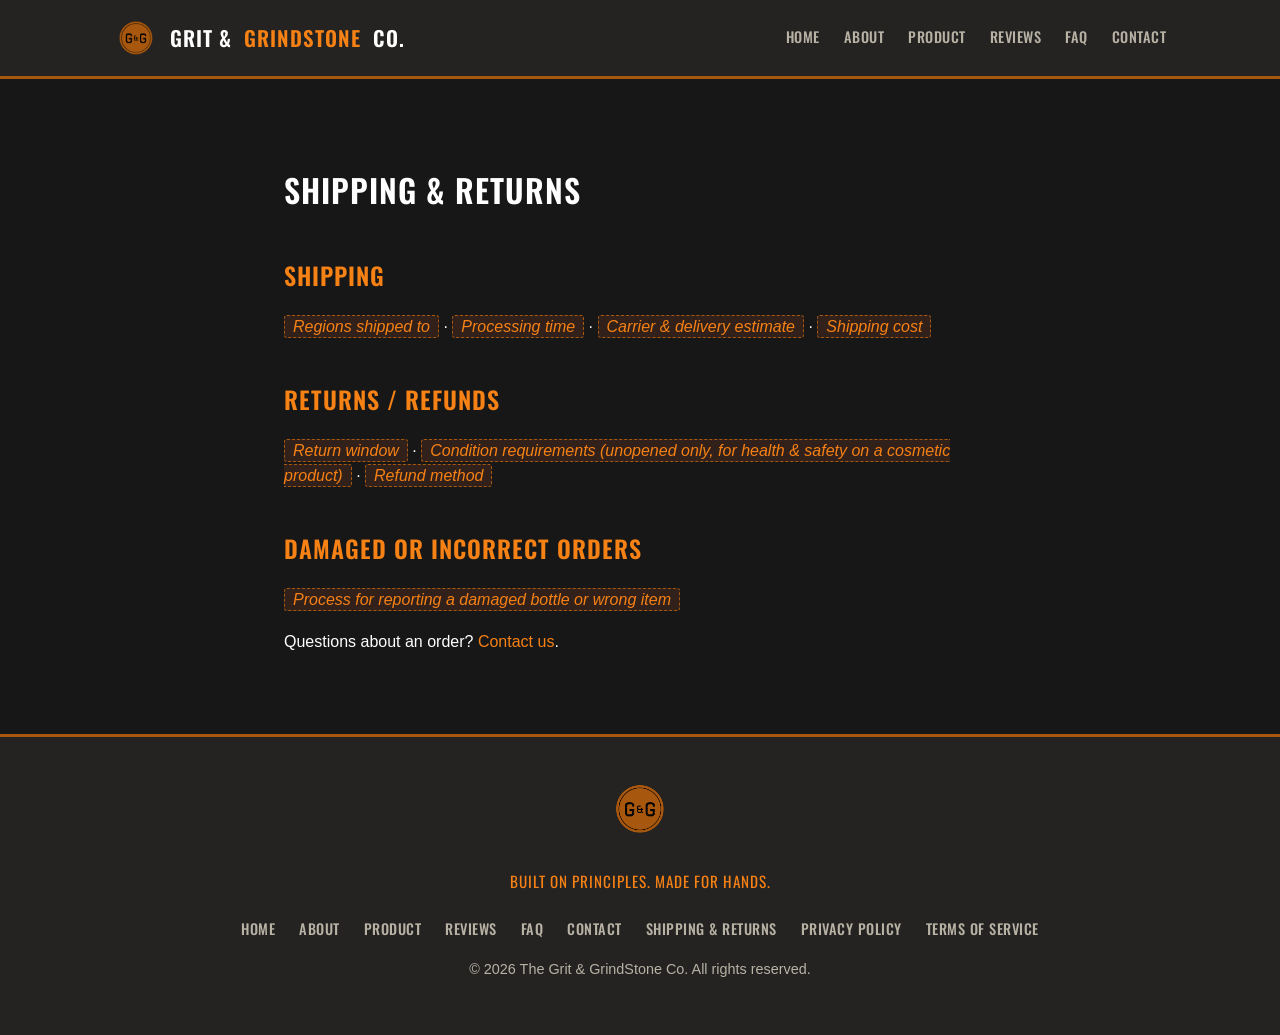
<file: shipping-returns.html>
<!DOCTYPE html>
<html lang="en">
<head>
<meta charset="UTF-8">
<meta name="viewport" content="width=device-width, initial-scale=1.0">
<title>Shipping & Returns | Grit & GrindStone Co.</title>
<link rel="stylesheet" href="css/style.css">
</head>
<body>

<header>
  <div class="nav-wrap">
    <a href="index.html" class="logo">
      <img src="assets/logo-badge.png" alt="Grit &amp; GrindStone Co. badge" class="logo-badge">
      Grit &amp; <span class="accent">GrindStone</span> Co.
    </a>
    <button class="nav-toggle" onclick="document.getElementById('site-nav').classList.toggle('open')" aria-label="Toggle navigation">&#9776;</button>
    <nav id="site-nav">
      <ul>
        <li><a href="index.html">Home</a></li>
        <li><a href="about.html">About</a></li>
        <li><a href="product.html">Product</a></li>
        <li><a href="reviews.html">Reviews</a></li>
        <li><a href="faq.html">FAQ</a></li>
        <li><a href="contact.html">Contact</a></li>
      </ul>
    </nav>
  </div>
</header>

<div class="page-content">
  <h1>Shipping &amp; Returns</h1>

  <h2>Shipping</h2>
  <p><span class="placeholder">Regions shipped to</span> &middot; <span class="placeholder">Processing time</span> &middot; <span class="placeholder">Carrier &amp; delivery estimate</span> &middot; <span class="placeholder">Shipping cost</span></p>

  <h2>Returns / Refunds</h2>
  <p><span class="placeholder">Return window</span> &middot; <span class="placeholder">Condition requirements (unopened only, for health &amp; safety on a cosmetic product)</span> &middot; <span class="placeholder">Refund method</span></p>

  <h2>Damaged or Incorrect Orders</h2>
  <p><span class="placeholder">Process for reporting a damaged bottle or wrong item</span></p>

  <p>Questions about an order? <a href="contact.html">Contact us</a>.</p>
</div>

<footer>
  <img src="assets/logo-badge.png" alt="Grit &amp; GrindStone Co. badge" class="footer-badge">
  <p class="footer-tagline">Built on Principles. Made for Hands.</p>
  <nav>
    <ul>
      <li><a href="index.html">Home</a></li>
      <li><a href="about.html">About</a></li>
      <li><a href="product.html">Product</a></li>
      <li><a href="reviews.html">Reviews</a></li>
      <li><a href="faq.html">FAQ</a></li>
      <li><a href="contact.html">Contact</a></li>
      <li><a href="shipping-returns.html">Shipping &amp; Returns</a></li>
      <li><a href="privacy.html">Privacy Policy</a></li>
      <li><a href="terms.html">Terms of Service</a></li>
    </ul>
  </nav>
  <p>&copy; 2026 The Grit &amp; GrindStone Co. All rights reserved.</p>
</footer>

</body>
</html>
</file>
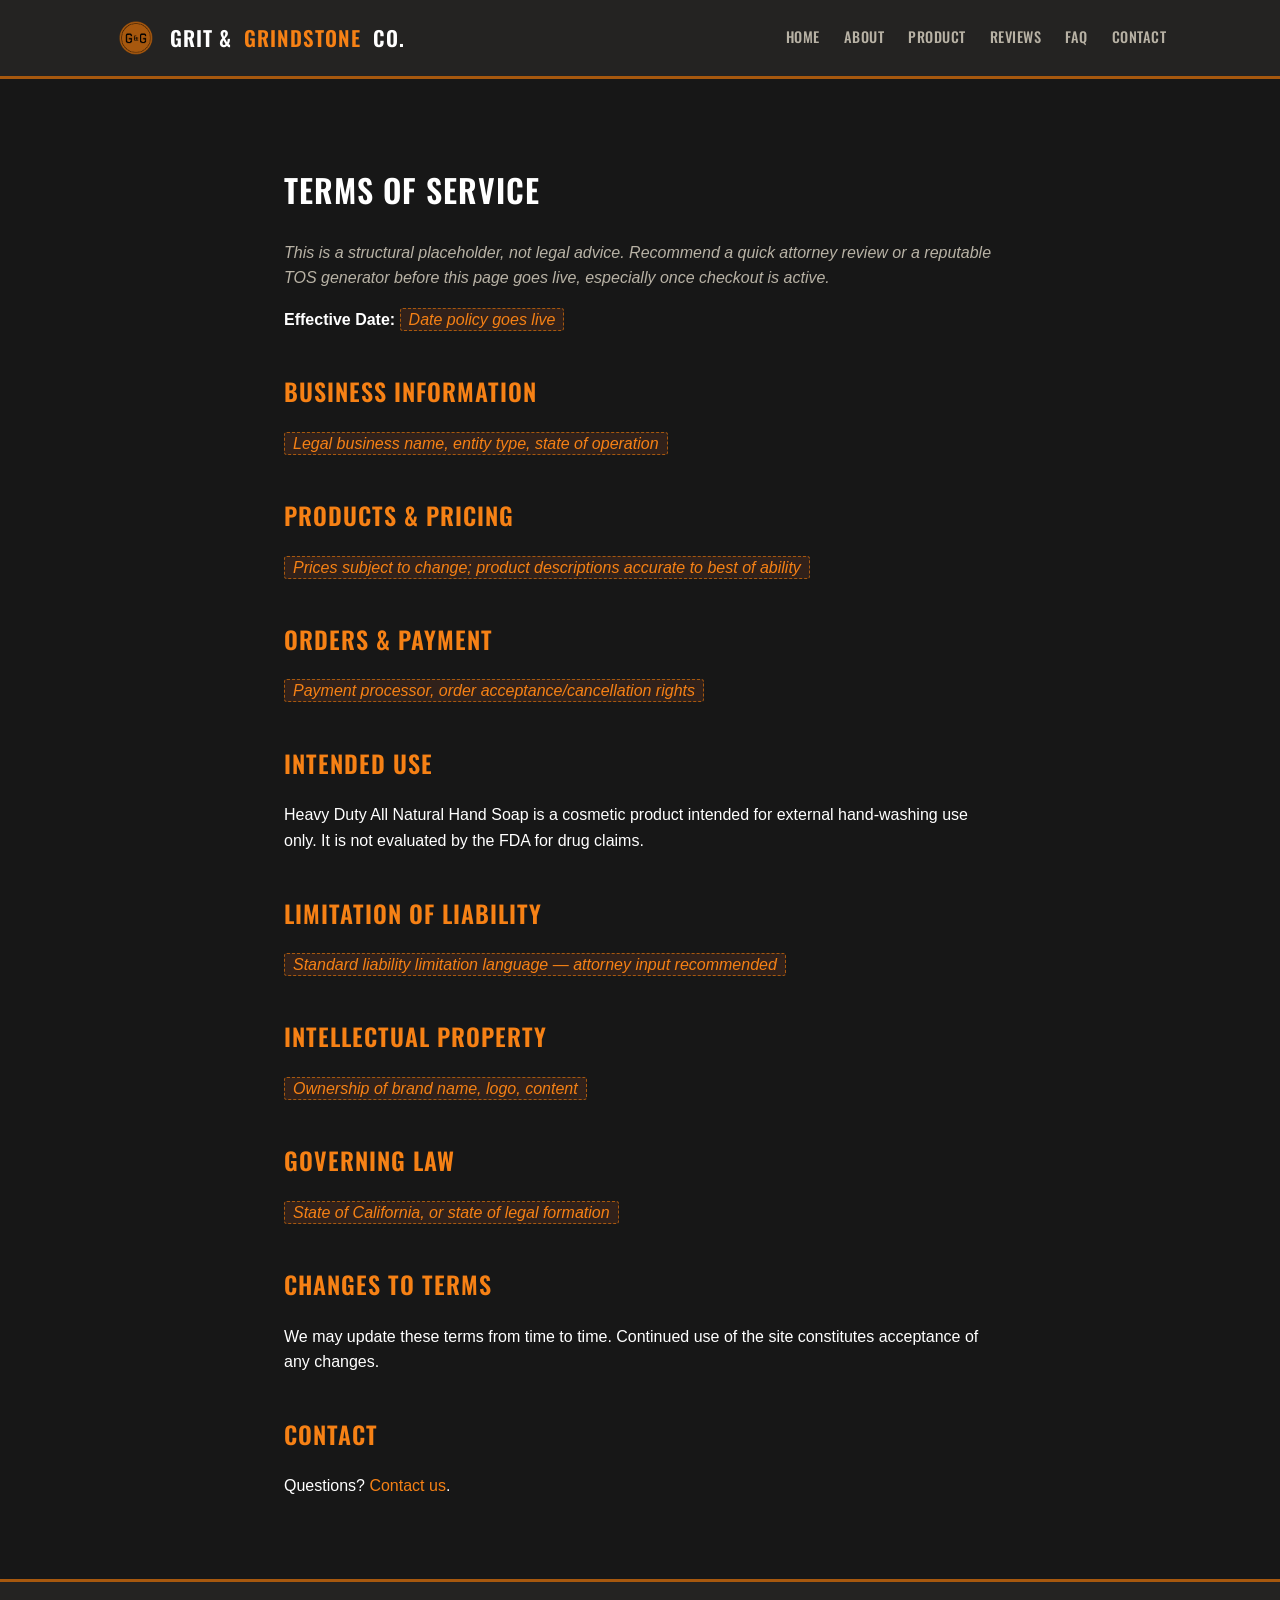
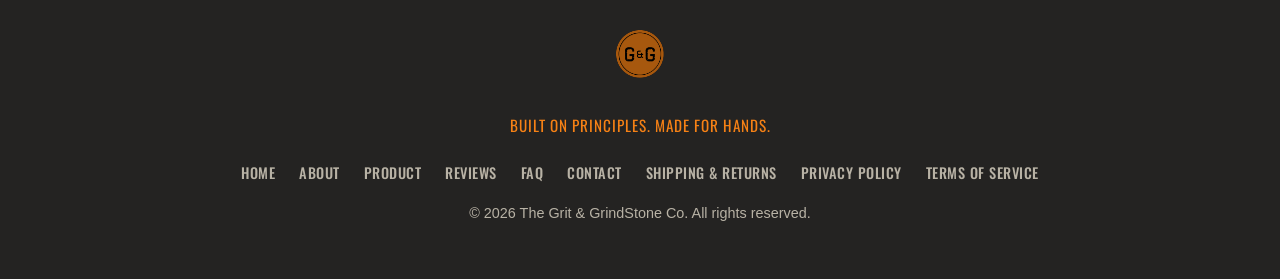
<file: terms.html>
<!DOCTYPE html>
<html lang="en">
<head>
<meta charset="UTF-8">
<meta name="viewport" content="width=device-width, initial-scale=1.0">
<title>Terms of Service | Grit & GrindStone Co.</title>
<link rel="stylesheet" href="css/style.css">
</head>
<body>

<header>
  <div class="nav-wrap">
    <a href="index.html" class="logo">
      <img src="assets/logo-badge.png" alt="Grit &amp; GrindStone Co. badge" class="logo-badge">
      Grit &amp; <span class="accent">GrindStone</span> Co.
    </a>
    <button class="nav-toggle" onclick="document.getElementById('site-nav').classList.toggle('open')" aria-label="Toggle navigation">&#9776;</button>
    <nav id="site-nav">
      <ul>
        <li><a href="index.html">Home</a></li>
        <li><a href="about.html">About</a></li>
        <li><a href="product.html">Product</a></li>
        <li><a href="reviews.html">Reviews</a></li>
        <li><a href="faq.html">FAQ</a></li>
        <li><a href="contact.html">Contact</a></li>
      </ul>
    </nav>
  </div>
</header>

<div class="page-content">
  <h1>Terms of Service</h1>
  <p style="color:var(--gray-text);font-style:italic;">This is a structural placeholder, not legal advice. Recommend a quick attorney review or a reputable TOS generator before this page goes live, especially once checkout is active.</p>

  <p><strong>Effective Date:</strong> <span class="placeholder">Date policy goes live</span></p>

  <h2>Business Information</h2>
  <p><span class="placeholder">Legal business name, entity type, state of operation</span></p>

  <h2>Products &amp; Pricing</h2>
  <p><span class="placeholder">Prices subject to change; product descriptions accurate to best of ability</span></p>

  <h2>Orders &amp; Payment</h2>
  <p><span class="placeholder">Payment processor, order acceptance/cancellation rights</span></p>

  <h2>Intended Use</h2>
  <p>Heavy Duty All Natural Hand Soap is a cosmetic product intended for external hand-washing use only. It is not evaluated by the FDA for drug claims.</p>

  <h2>Limitation of Liability</h2>
  <p><span class="placeholder">Standard liability limitation language — attorney input recommended</span></p>

  <h2>Intellectual Property</h2>
  <p><span class="placeholder">Ownership of brand name, logo, content</span></p>

  <h2>Governing Law</h2>
  <p><span class="placeholder">State of California, or state of legal formation</span></p>

  <h2>Changes to Terms</h2>
  <p>We may update these terms from time to time. Continued use of the site constitutes acceptance of any changes.</p>

  <h2>Contact</h2>
  <p>Questions? <a href="contact.html">Contact us</a>.</p>
</div>

<footer>
  <img src="assets/logo-badge.png" alt="Grit &amp; GrindStone Co. badge" class="footer-badge">
  <p class="footer-tagline">Built on Principles. Made for Hands.</p>
  <nav>
    <ul>
      <li><a href="index.html">Home</a></li>
      <li><a href="about.html">About</a></li>
      <li><a href="product.html">Product</a></li>
      <li><a href="reviews.html">Reviews</a></li>
      <li><a href="faq.html">FAQ</a></li>
      <li><a href="contact.html">Contact</a></li>
      <li><a href="shipping-returns.html">Shipping &amp; Returns</a></li>
      <li><a href="privacy.html">Privacy Policy</a></li>
      <li><a href="terms.html">Terms of Service</a></li>
    </ul>
  </nav>
  <p>&copy; 2026 The Grit &amp; GrindStone Co. All rights reserved.</p>
</footer>

</body>
</html>
</file>
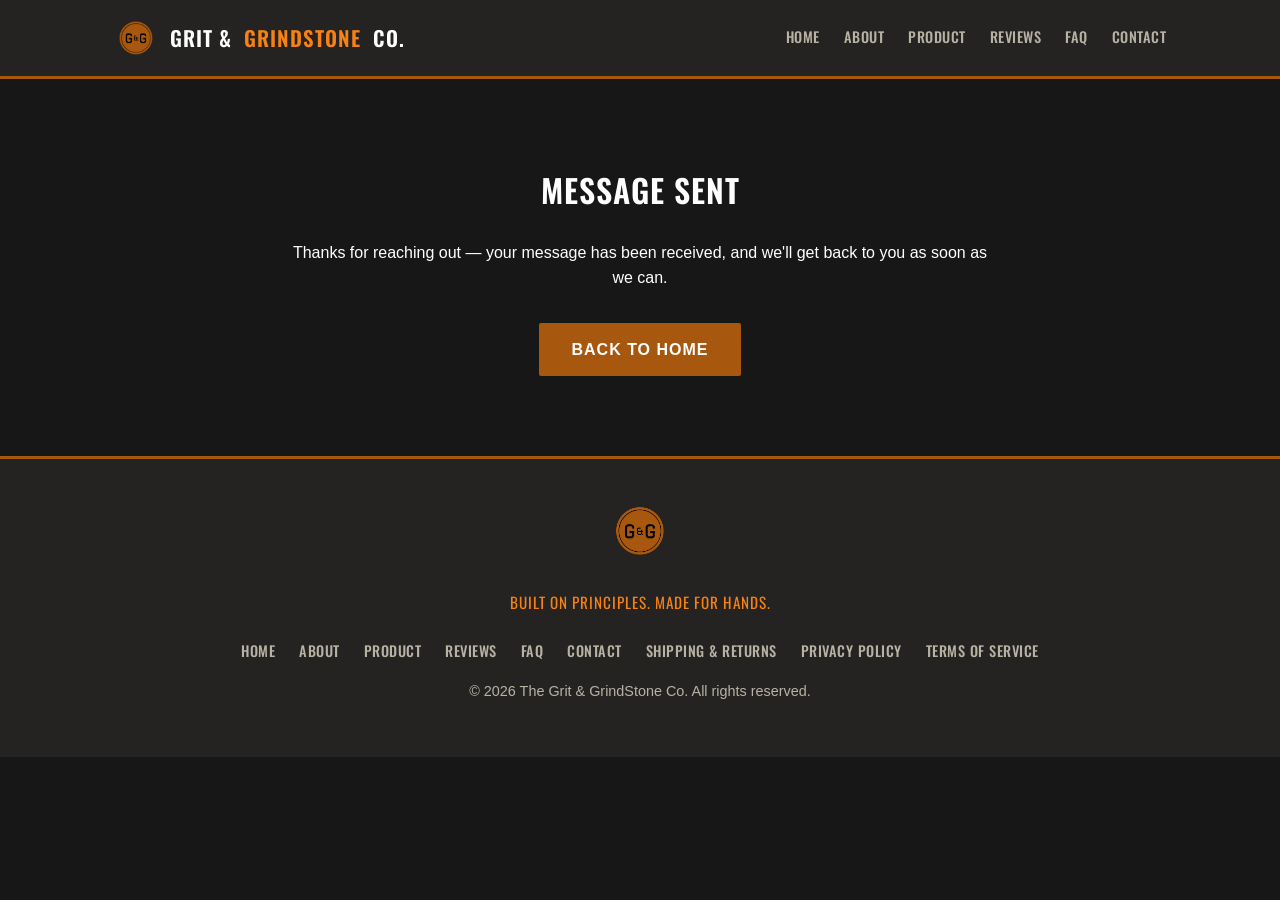
<file: thank-you.html>
<!DOCTYPE html>
<html lang="en">
<head>
<meta charset="UTF-8">
<meta name="viewport" content="width=device-width, initial-scale=1.0">
<title>Message Sent | Grit & GrindStone Co.</title>
<link rel="stylesheet" href="css/style.css">
</head>
<body>

<header>
  <div class="nav-wrap">
    <a href="index.html" class="logo">
      <img src="assets/logo-badge.png" alt="Grit &amp; GrindStone Co. badge" class="logo-badge">
      Grit &amp; <span class="accent">GrindStone</span> Co.
    </a>
    <button class="nav-toggle" onclick="document.getElementById('site-nav').classList.toggle('open')" aria-label="Toggle navigation">&#9776;</button>
    <nav id="site-nav">
      <ul>
        <li><a href="index.html">Home</a></li>
        <li><a href="about.html">About</a></li>
        <li><a href="product.html">Product</a></li>
        <li><a href="reviews.html">Reviews</a></li>
        <li><a href="faq.html">FAQ</a></li>
        <li><a href="contact.html">Contact</a></li>
      </ul>
    </nav>
  </div>
</header>

<div class="page-content" style="text-align:center;">
  <h1>Message Sent</h1>
  <p>Thanks for reaching out — your message has been received, and we'll get back to you as soon as we can.</p>
  <p style="margin-top:32px;"><a href="index.html" class="btn">Back to Home</a></p>
</div>

<footer>
  <img src="assets/logo-badge.png" alt="Grit &amp; GrindStone Co. badge" class="footer-badge">
  <p class="footer-tagline">Built on Principles. Made for Hands.</p>
  <nav>
    <ul>
      <li><a href="index.html">Home</a></li>
      <li><a href="about.html">About</a></li>
      <li><a href="product.html">Product</a></li>
      <li><a href="reviews.html">Reviews</a></li>
      <li><a href="faq.html">FAQ</a></li>
      <li><a href="contact.html">Contact</a></li>
      <li><a href="shipping-returns.html">Shipping &amp; Returns</a></li>
      <li><a href="privacy.html">Privacy Policy</a></li>
      <li><a href="terms.html">Terms of Service</a></li>
    </ul>
  </nav>
  <p>&copy; 2026 The Grit &amp; GrindStone Co. All rights reserved.</p>
</footer>

</body>
</html>
</file>
<file: css/style.css>
@import url('https://fonts.googleapis.com/css2?family=Oswald:wght@500;600;700&display=swap');

:root {
  --charcoal: #171717;
  --steel: #242322;
  --steel-light: #4a3c2f;
  --rust: #a7580e;
  --rust-light: #f68115;
  --off-white: #ffffff;
  --gray-text: #b8b2a5;
  --max-width: 1100px;
}

* { box-sizing: border-box; }

body {
  margin: 0;
  font-family: 'Segoe UI', Arial, sans-serif;
  background: var(--charcoal);
  color: var(--off-white);
  line-height: 1.6;
}

a { color: var(--rust-light); text-decoration: none; }
a:hover { text-decoration: underline; }

h1, h2, h3 {
  font-family: 'Oswald', 'Segoe UI', Arial, sans-serif;
  text-transform: uppercase;
  letter-spacing: 1px;
  font-weight: 600;
}

.container {
  max-width: var(--max-width);
  margin: 0 auto;
  padding: 0 24px;
}

/* Header / Nav */
header {
  background: var(--steel);
  border-bottom: 3px solid var(--rust);
  position: sticky;
  top: 0;
  z-index: 10;
}

.nav-wrap {
  display: flex;
  align-items: center;
  justify-content: space-between;
  padding: 16px 24px;
  max-width: var(--max-width);
  margin: 0 auto;
}

.logo {
  display: flex;
  align-items: center;
  gap: 12px;
  font-family: 'Oswald', sans-serif;
  font-size: 1.3rem;
  font-weight: 600;
  color: var(--off-white);
  text-transform: uppercase;
  letter-spacing: 1px;
}
.logo:hover { text-decoration: none; }
.logo-badge { height: 44px; width: 44px; }
.logo .accent { color: var(--rust-light); }

nav ul {
  list-style: none;
  display: flex;
  gap: 24px;
  margin: 0;
  padding: 0;
  flex-wrap: wrap;
}

nav a {
  font-family: 'Oswald', sans-serif;
  color: var(--gray-text);
  font-size: 0.9rem;
  text-transform: uppercase;
  letter-spacing: 0.5px;
  font-weight: 500;
}
nav a:hover { color: var(--rust-light); text-decoration: none; }

/* Hero */
.hero {
  background: linear-gradient(rgba(28,26,23,0.75), rgba(28,26,23,0.9)), var(--steel);
  padding: 100px 24px;
  text-align: center;
}
.hero h1 {
  font-size: 2.6rem;
  margin: 0 0 12px;
  color: var(--off-white);
}
.hero p {
  font-size: 1.2rem;
  color: var(--gray-text);
  max-width: 600px;
  margin: 0 auto 32px;
}

.btn {
  display: inline-block;
  background: var(--rust);
  color: var(--off-white);
  padding: 14px 32px;
  font-weight: bold;
  text-transform: uppercase;
  letter-spacing: 1px;
  border-radius: 2px;
  border: none;
  cursor: pointer;
}
.btn:hover { background: var(--rust-light); text-decoration: none; }
.btn-outline {
  background: transparent;
  border: 2px solid var(--rust);
  color: var(--off-white);
}

/* Sections */
section {
  padding: 64px 24px;
}
section.alt { background: var(--steel); }

.section-title {
  text-align: center;
  margin-bottom: 40px;
}

.grid {
  display: grid;
  grid-template-columns: repeat(auto-fit, minmax(240px, 1fr));
  gap: 32px;
}

.card {
  background: var(--steel);
  padding: 28px;
  border-left: 4px solid var(--rust);
  border-radius: 2px;
}

/* Page content (About, Product, FAQ, legal) */
.page-content {
  max-width: 760px;
  margin: 0 auto;
  padding: 64px 24px;
}
.page-content h1 { margin-bottom: 24px; }
.page-content h2 { color: var(--rust-light); margin-top: 40px; }

.placeholder {
  background: rgba(192, 86, 44, 0.15);
  border: 1px dashed var(--rust);
  padding: 2px 8px;
  border-radius: 3px;
  color: var(--rust-light);
  font-style: italic;
}

/* FAQ */
.faq-item { margin-bottom: 28px; }
.faq-item h3 { color: var(--rust-light); margin-bottom: 6px; }

/* Forms */
form {
  display: flex;
  flex-direction: column;
  gap: 16px;
  max-width: 500px;
}
input, textarea, select {
  background: var(--steel);
  border: 1px solid var(--steel-light);
  color: var(--off-white);
  padding: 12px;
  border-radius: 2px;
  font-family: inherit;
  font-size: 1rem;
}

/* Footer */
footer {
  background: var(--steel);
  border-top: 3px solid var(--rust);
  padding: 40px 24px;
  text-align: center;
  color: var(--gray-text);
  font-size: 0.9rem;
}
.footer-badge { height: 64px; width: 64px; margin-bottom: 16px; }
.footer-tagline {
  font-family: 'Oswald', sans-serif;
  color: var(--rust-light);
  text-transform: uppercase;
  letter-spacing: 1px;
  font-size: 0.95rem;
  margin: 4px 0 24px;
}
footer nav ul {
  justify-content: center;
  margin-bottom: 16px;
}
footer a { color: var(--gray-text); }

.nav-toggle {
  display: none;
  background: none;
  border: 2px solid var(--rust);
  color: var(--off-white);
  font-size: 1.3rem;
  line-height: 1;
  padding: 8px 14px;
  cursor: pointer;
  border-radius: 2px;
}
.nav-toggle:hover { border-color: var(--rust-light); }

@media (max-width: 768px) {
  .nav-toggle { display: block; }
  .nav-wrap { flex-wrap: wrap; }

  nav#site-nav {
    display: none;
    width: 100%;
    order: 3;
  }
  nav#site-nav.open { display: block; }
  nav#site-nav ul {
    flex-direction: column;
    align-items: center;
    gap: 4px;
    width: 100%;
    padding: 16px 0 4px;
  }
  nav#site-nav ul li { width: 100%; text-align: center; }
  nav#site-nav ul li a {
    display: block;
    padding: 12px;
  }

  .hero { padding: 60px 20px; }
  .hero h1 { font-size: 1.9rem; }
  .hero p { font-size: 1.05rem; }

  section { padding: 44px 20px; }
  .page-content { padding: 44px 20px; }

  .logo { font-size: 1.1rem; }
  .logo-badge { height: 36px; width: 36px; }
}
</file>
